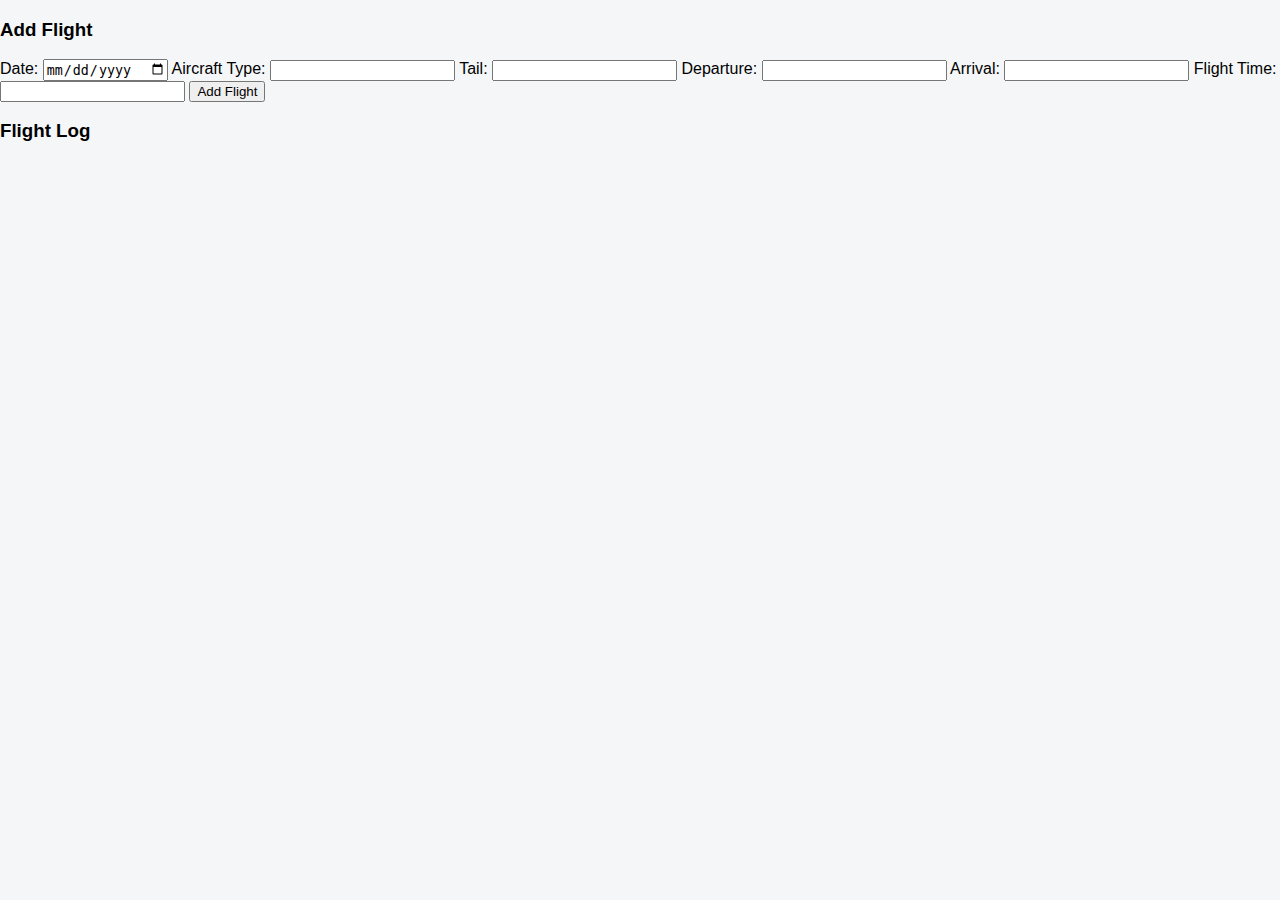
<file: index.html>
<!doctype html>
<html lang="en">
  <head>
    <meta charset="UTF-8" />
    <meta name="viewport" content="width=device-width, initial-scale=1.0" />
    <title>Flight Weather Logbook</title>
    <link rel="stylesheet" href="style/style.css" />
    <script src="scripts/app.js" type="module"></script>
  </head>
  <body>
    <div class="flight">
      <h3>Add Flight</h3>
      <form id="flight-form">
        <label>Date: </label>
        <input type="date" id="date" required />
        <label>Aircraft Type: </label>
        <input type="aircraft-type" id="aircraft-type" required />
        <label>Tail: </label>
        <input type="tail" id="tail" required />
        <label>Departure: </label>
        <input type="departure" id="departure" required />
        <label>Arrival: </label>
        <input type="arrival" id="arrival" required />
        <label>Flight Time: </label>
        <input type"flight-time" id ="flight-time" required />
        <button type="submit">Add Flight</button>
      </form>
    </div>
    <div class="flight-list">
      <h3>Flight Log</h3>
      </div>
  </body>
</html>
</file>
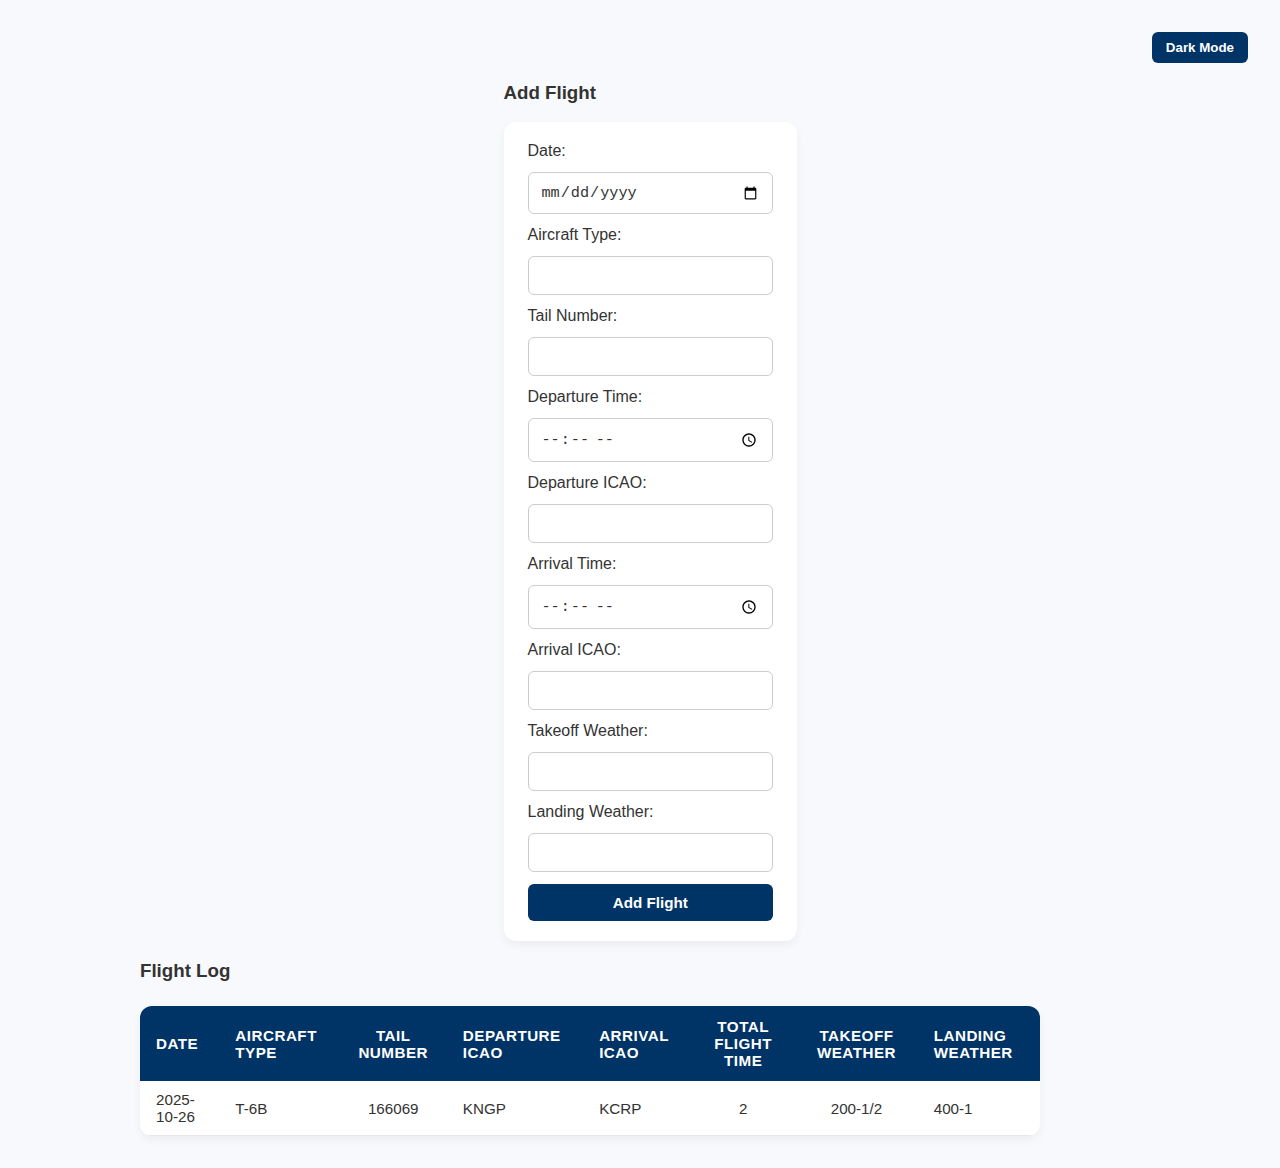
<file: public/index.html>
<!doctype html>
<html lang="en">
  <head>
    <meta charset="UTF-8" />
    <meta name="viewport" content="width=device-width, initial-scale=1.0" />
    <title>Flight Weather Logbook</title>
    <link rel="stylesheet" href="style.css" />
    <script src="script.js" defer></script>
  </head>
  <body>
    <button class="theme-toggle" id="theme-toggle">Dark Mode</button>
    <div class="flight">
      <h3>Add Flight</h3>
      <form id="flight-form" action="#" method="post">
        <label>Date: </label>
        <input type="date" id="date" required />
        <label>Aircraft Type: </label>
        <input type="text" id="aircraft-type" required />
        <label>Tail Number: </label>
        <input type="text" id="tail" required />
        <label>Departure Time: </label>
        <input type="time" id="departure-time" required />
        <label>Departure ICAO: </label>
        <input type="text" id="departure-icao" required />
        <label>Arrival Time: </label>
        <input type="time" id="arrival-time" required />
        <label>Arrival ICAO: </label>
        <input type="text" id="arrival-icao" required />
        <label>Takeoff Weather: </label>
        <input type="text" id="takeoff-weather" />
        <label>Landing Weather: </label>
        <input type="text" id="landing-weather" />
        <button type="submit">Add Flight</button>
      </form>
    </div>
    <div class="flight-list">
      <h3>Flight Log</h3>
      <div class="table-container">
        <table id="flightTable">
          <thead>
            <tr>
              <th>Date</th>
              <th>Aircraft Type</th>
              <th>Tail Number</th>
              <th>Departure ICAO</th>
              <th>Arrival ICAO</th>
              <th>Total Flight Time</th>
              <th>Takeoff Weather</th>
              <th>Landing Weather</th>
            </tr>
          </thead>
          <tbody id="table-body"></tbody>
        </table>
      </div>
    </div>
  </body>
</html>
</file>
<file: style/style.css>
body {
  font-family: sans-serif;
  background-color: #f4f6f8;
  margin: 0;
  padding: 0;
}
</file>
<file: public/style.css>
:root {
  --bg-color: #f8f9fc;
  --text-color: #333;
  --table-bg: #fff;
  --table-header-bg: #003366;
  --table-header-text: #fff;
  --table-row-alt: #f9fafb;
  --table-row-hover: #e8f0fe;
  --input-bg: #fff;
  --input-border: #ccc;
  --button-bg: #003366;
  --button-hover-bg: #004b99;
}

body.dark {
  --bg-color: #1e1e2e;
  --text-color: #eaeaea;
  --table-bg: #2a2a3a;
  --table-header-bg: #004b99;
  --table-header-text: #fff;
  --table-row-alt: #242436;
  --table-row-hover: #33334a;
  --input-bg: #2e2e40;
  --input-border: #555;
  --button-bg: #004b99;
  --button-hover-bg: #005fcc;
}

body {
  font-family: "Inter", Arial, sans-serif;
  background-color: var(--bg-color);
  color: var(--text-color);
  margin: 2rem;
  display: flex;
  flex-direction: column;
  align-items: center;
  transition:
    background-color 0.3s,
    color 0.3s;
}

.theme-toggle {
  align-self: flex-end;
  background: var(--button-bg);
  color: white;
  border: none;
  padding: 8px 14px;
  border-radius: 6px;
  font-weight: 600;
  cursor: pointer;
  transition: background-color 0.3s ease-in-out;
}

.theme-toggle:hover {
  background: var(--button-hover-bg);
}

form {
  background-color: var(--table-bg);
  padding: 20px 24px;
  border-radius: 12px;
  box-shadow: 0 4px 10px rgba(0, 0, 0, 0.05);
  width: 90%;
  max-width: 600px;
  display: grid;
  gap: 12px;
  transition: background-color 0.3s;
}

form label {
  font-weight: 500;
  color: var(--text-color);
}

form input,
form button {
  padding: 10px 12px;
  border-radius: 6px;
  border: 1px solid var(--input-border);
  background-color: var(--input-bg);
  color: var(--text-color);
  font-size: 0.95rem;
  transition:
    border-color 0.3s,
    background-color 0.3s;
}

form input:focus {
  border-color: var(--button-bg);
  outline: none;
  box-shadow: 0 0 0 2px rgba(0, 51, 102, 0.15);
}

form button {
  background-color: var(--button-bg);
  color: white;
  font-weight: 600;
  cursor: pointer;
  border: none;
  transition: background-color 0.2s ease-in-out;
}

form button:hover {
  background-color: var(--button-hover-bg);
}

.table-container {
  width: 90%;
  max-width: 1000px;
  background: var(--table-bg);
  border-radius: 12px;
  box-shadow: 0 4px 10px rgba(0, 0, 0, 0.05);
  overflow: hidden;
  margin-top: 1.5rem;
  transition: background-color 0.3s;
}

table {
  width: 100%;
  border-collapse: collapse;
  font-size: 0.95rem;
}

thead {
  background-color: var(--table-header-bg);
  color: var(--table-header-text);
  position: sticky;
  top: 0;
}

th {
  text-align: left;
  padding: 12px 16px;
  letter-spacing: 0.5px;
  font-weight: 600;
  text-transform: uppercase;
}

td {
  padding: 10px 16px;
  border-bottom: 1px solid #e5e7eb;
}

tbody tr:nth-child(even) {
  background-color: var(--table-row-alt);
}

tbody tr:hover {
  background-color: var(--table-row-hover);
  transition: background-color 0.2s ease-in-out;
}

th:nth-child(3),
th:nth-child(6),
th:nth-child(7),
td:nth-child(3),
td:nth-child(6),
td:nth-child(7) {
  text-align: center;
}
</file>
